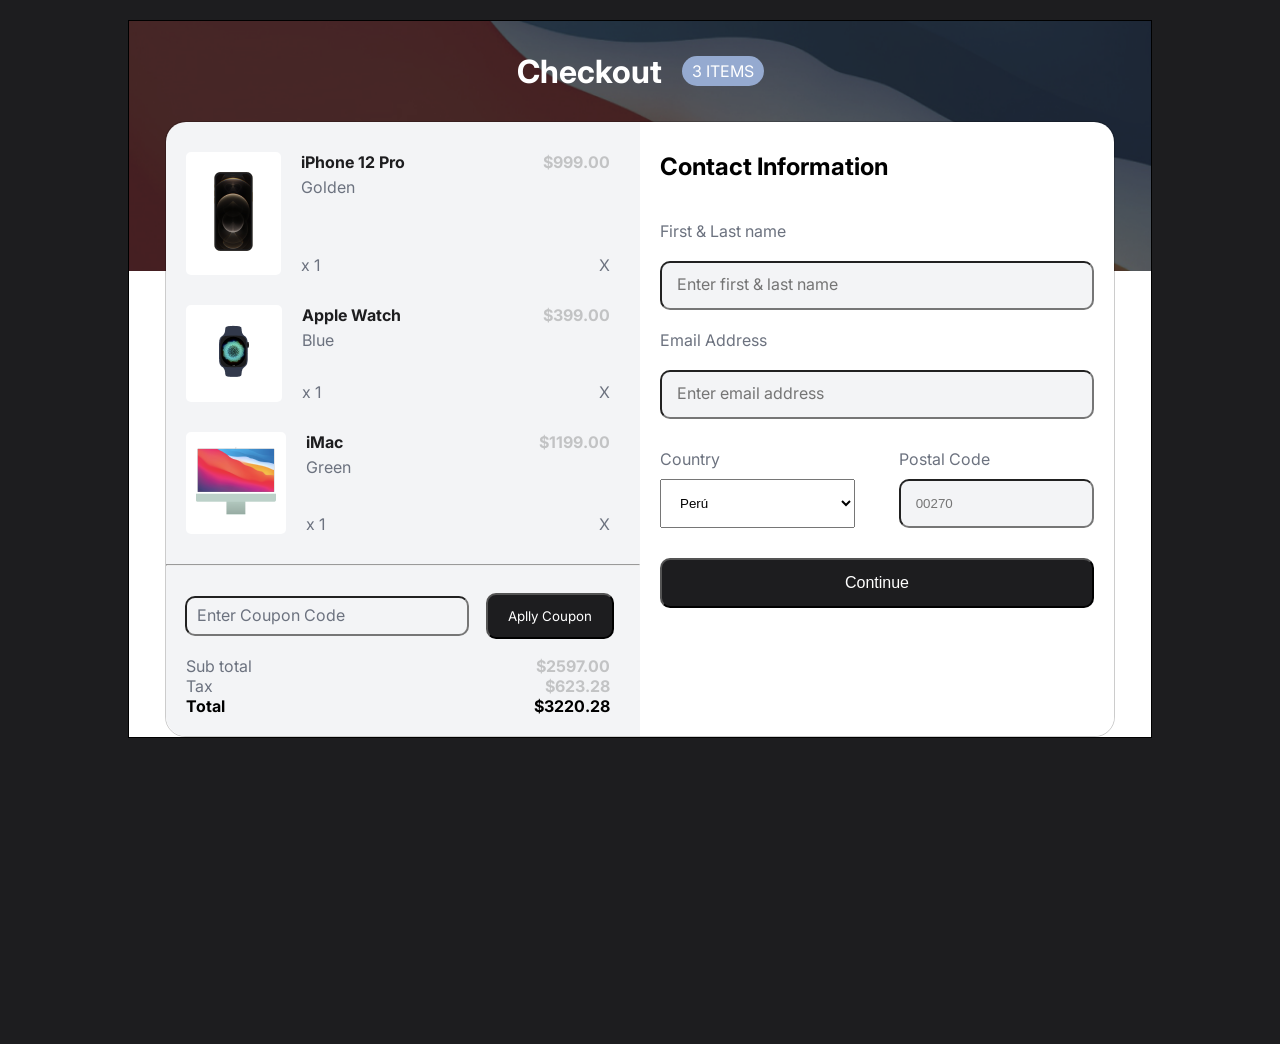
<file: index.html>
<!DOCTYPE html>
<html lang="en">
<head>
    <meta charset="UTF-8">
    <meta name="viewport" content="width=device-width, initial-scale=1.0">
    <title>CheckOut</title>
    <link rel="stylesheet" href="./assests/CSS/style.css">
</head>
<body>
    <main class="principal">
        <div class="titulo">
            <h1>Checkout</h1>
            <span>3 ITEMS</span>
        </div>
        <div class="contenedor">
            <section class="uno">
                <div class="iphone">
                    <div class="flex">
                        <div class="info">
                            <div class="imagen">
                                <img class="parlante" src="./assests/imagenes/Gold.png" alt="parlante">
                            </div>
                            <div class="contenido">
                                <div class="espacio">
                                    <span>iPhone 12 Pro</span>
                                    <p>Golden</p>
                                </div>
                                 <p>x 1</p>
                            </div>
                        </div>
                        <div class="precio">
                            <span>$999.00</span>
                            <p>X</p>
                        </div>
        
                    </div>
        
                </div>
                <div class="reloj">
                    <div class="flex">
                        <div class="info">
                                <div class="imagen">
                                    <img class="clock" src="./assests/imagenes/Blue.png" alt="reloj">
                                </div>
                                <div class="contenido">
                                    <div class="espacio">
                                        <span>Apple Watch</span>
                                         <p>Blue</p>
                                    </div>
                                    <p>x 1</p>
                                </div>
                        </div>
                        <div class="precio">
                            <span>$399.00</span>
                            <p>X</p>
                        </div>
        
                    </div>
        
                </div>
                <div class="mac">
                    <div class="flex">
                            <div class="info">
                                <div class="imagen">
                                    <img class="tv" src="./assests/imagenes/iMac=Front 1.png" alt="mac">
                                </div>
                                <div class="contenido">
                                    <div class="espacio">
                                        <span>iMac</span>
                                        <p>Green</p>
                                    </div>
                                    <p>x 1</p>
                                </div>
                            </div>
                            <div class="precio">
                                <span>$1199.00</span>
                                <p>X</p>
                            </div>
                    </div>
        
                </div>
                <hr style="color: silver; margin: 10px 0;">
                <div class="aplicar">
                    <div class="enviar">
                        <input class="uno" type="text" placeholder="Enter Coupon Code">
                        <button class="boton1">Aplly Coupon</button>
                    </div>
                    <div class="total">
                        <div class="texto">
                            <span>Sub total</span>
                            <span>Tax</span>
                            <strong>Total</strong>
                        </div>
                        <div class="precio">
                            <span>$2597.00</span>
                            <span>$623.28</span>
                            <strong>$3220.28</strong>
                        </div>               
                    </div>
                </div>
            </section>
            <!-- Conatato informacion : form -->
    
            <section class="formulario">
                <h2>Contact Information</h2>
    
                <form action="" method="get">
                    <div class="grid">
                        <label for="text">First & Last name</label>
                        <input type="text" placeholder="Enter first & last name">
                        <label for="text">Email Address</label>
                        <input type="text" placeholder="Enter email address">
                    </div>
                    
                   <div class="mitad">
                    <div class="pais">
                        <label class="paiss" for="text">Country</label>
                        <select name="country" id="">
                            <option value="paises">Perú</option>
                            <option value="paises">Chile</option>
                            <option value="paises">Canda</option>
                            <option value="paises">Brasil</option>
                            <option value="paises">Australia</option>
                            <option value="paises">Panama</option>
                            <option value="paises">Uruguay</option>
                        </select>
                       </div>
        
                        <div class="codigo">
                            <label class="paiss" for="text">Postal Code</label>
                            <input type="text" placeholder="00270">
                        </div>
                   </div>
                   <button class="continuar" type="button">Continue</button>  
                </form>
    
            </section>
        </div>
        

    </main>
    
</body>
</html>
</file>
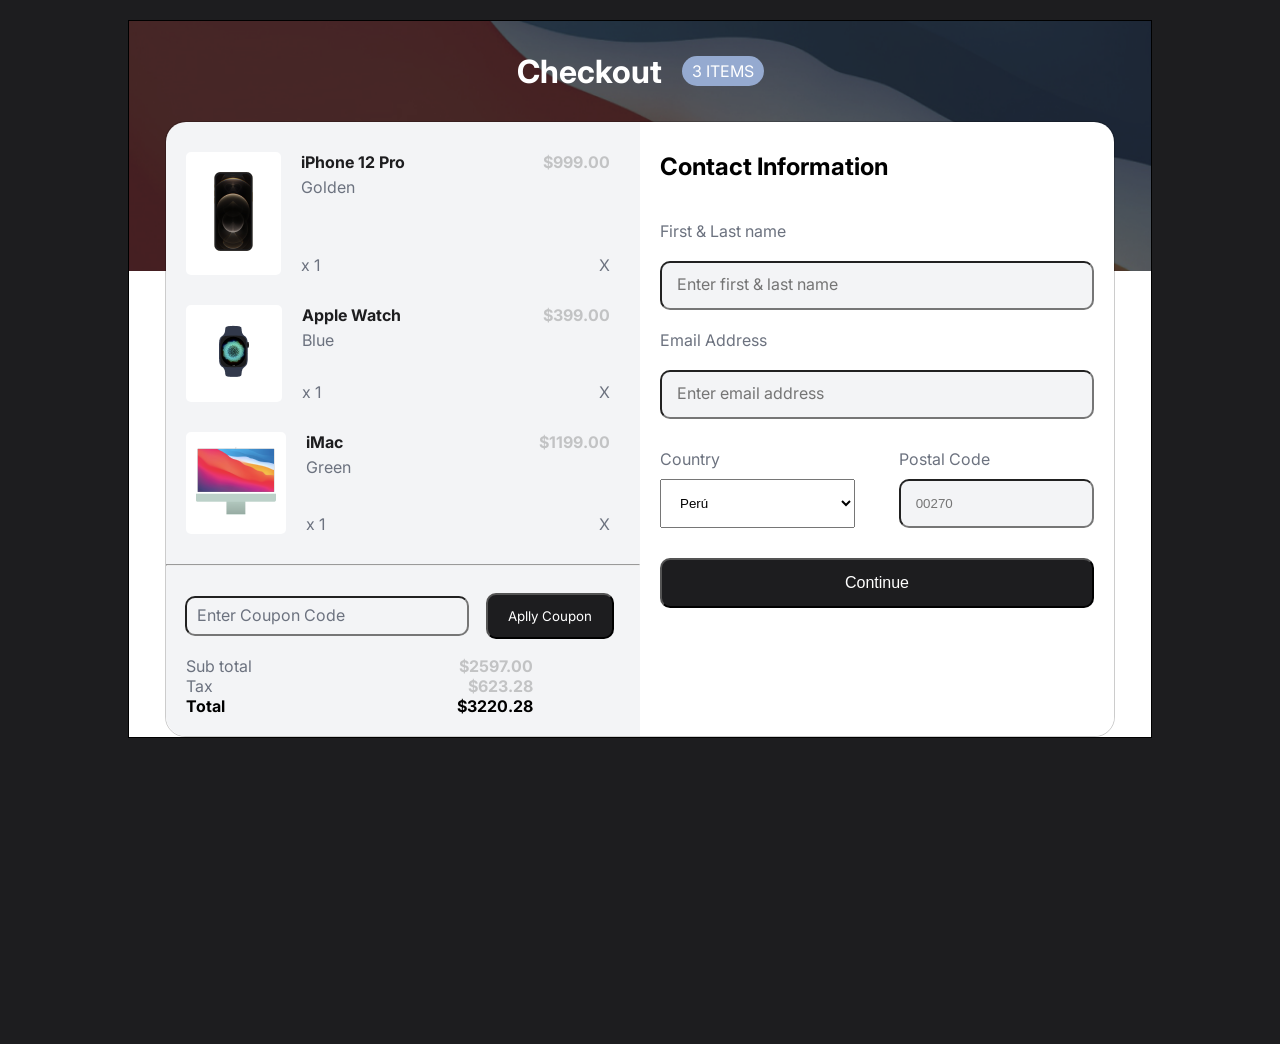
<file: checkout.html>
<!DOCTYPE html>
<html lang="en">
<head>
    <meta charset="UTF-8">
    <meta name="viewport" content="width=device-width, initial-scale=1.0">
    <title>CheckOut</title>
    <link rel="stylesheet" href="./assests/CSS/checkout.css">
</head>
<body>
    <main class="principal">
        <div class="titulo">
            <h1>Checkout</h1>
            <span>3 ITEMS</span>
        </div>
        <div class="contenedor">
            <section class="uno">
                <div class="iphone">
                    <div class="flex">
                        <div class="info">
                            <div class="imagen">
                                <img class="parlante" src="./assests/imagenes/Gold.png" alt="parlante">
                            </div>
                            <div class="contenido">
                                <div class="espacio">
                                    <span>iPhone 12 Pro</span>
                                    <p>Golden</p>
                                </div>
                                 <p>x 1</p>
                            </div>
                        </div>
                        <div class="precio">
                            <span>$999.00</span>
                            <p>X</p>
                        </div>
        
                    </div>
        
                </div>
                <div class="reloj">
                    <div class="flex">
                        <div class="info">
                                <div class="imagen">
                                    <img class="clock" src="./assests/imagenes/Blue.png" alt="reloj">
                                </div>
                                <div class="contenido">
                                    <div class="espacio">
                                        <span>Apple Watch</span>
                                         <p>Blue</p>
                                    </div>
                                    <p>x 1</p>
                                </div>
                        </div>
                        <div class="precio">
                            <span>$399.00</span>
                            <p>X</p>
                        </div>
        
                    </div>
        
                </div>
                <div class="mac">
                    <div class="flex">
                            <div class="info">
                                <div class="imagen">
                                    <img class="tv" src="./assests/imagenes/iMac=Front 1.png" alt="mac">
                                </div>
                                <div class="contenido">
                                    <div class="espacio">
                                        <span>iMac</span>
                                        <p>Green</p>
                                    </div>
                                    <p>x 1</p>
                                </div>
                            </div>
                            <div class="precio">
                                <span>$1199.00</span>
                                <p>X</p>
                            </div>
                    </div>
        
                </div>
                <hr style="color: silver; margin: 10px 0;">
                <div class="aplicar">
                    <div class="enviar">
                        <input class="uno" type="text" placeholder="Enter Coupon Code">
                        <button class="boton1">Aplly Coupon</button>
                    </div>
                    <div class="total">
                        <div class="texto">
                            <span>Sub total</span>
                            <span>Tax</span>
                            <strong>Total</strong>
                        </div>
                        <div class="precio">
                            <span>$2597.00</span>
                            <span>$623.28</span>
                            <strong>$3220.28</strong>
                        </div>               
                    </div>
                </div>
            </section>
            <!-- Conatato informacion : form -->
    
            <section class="formulario">
                <h2>Contact Information</h2>
    
                <form action="" method="get">
                    <div class="grid">
                        <label for="text">First & Last name</label>
                        <input type="text" placeholder="Enter first & last name">
                        <label for="text">Email Address</label>
                        <input type="text" placeholder="Enter email address">
                    </div>
                    
                   <div class="mitad">
                    <div class="pais">
                        <label class="paiss" for="text">Country</label>
                        <select name="country" id="">
                            <option value="paises">Perú</option>
                            <option value="paises">Chile</option>
                            <option value="paises">Canda</option>
                            <option value="paises">Brasil</option>
                            <option value="paises">Australia</option>
                            <option value="paises">Panama</option>
                            <option value="paises">Uruguay</option>
                        </select>
                       </div>
        
                        <div class="codigo">
                            <label class="paiss" for="text">Postal Code</label>
                            <input type="text" placeholder="00270">
                        </div>
                   </div>
                   <button class="continuar" type="button">Continue</button>  
                </form>
    
            </section>
        </div>
        

    </main>
    
</body>
</html>
</file>
<file: assests/CSS/style.css>
@import url('https://fonts.googleapis.com/css2?family=Barlow+Semi+Condensed:ital,wght@0,100;0,200;0,300;0,400;0,500;0,600;0,700;0,800;0,900;1,100;1,200;1,300;1,400;1,500;1,600;1,700;1,800;1,900&family=Inter:ital,opsz,wght@0,14..32,100..900;1,14..32,100..900&display=swap');

:root{
    --plomo:#6C727F;
    --negro:#1D1D1F;
    --plonegro:#D2D5DA;
    --negroplo:#F3F4F6;
    --negropuro:#FFFFFF;
    --plomoscuro:#00000033;
    --azul:#95AAD0;
    
}
*{
    margin: 0;
    padding: 0;
    box-sizing: border-box;
    
}
body{
    width: 1024px;
    height: 1024px;
    margin: auto;
    font-family: "Inter", serif;
    background-color: var(--negro);
}
.principal{
    margin: 20px 0;
    border: solid  1px;
    background-image: url(./background-image.png);
    background-repeat: no-repeat;
    background-size: 1024px 250px;
    background-color: var(--negropuro);
   
}
.titulo{
    height:100px;
    display: flex;
    justify-content: center;
    align-items: center;
    column-gap: 20px;
    /* margin-bottom: 30px; */
}

.titulo h1{
    font-style: normal;
    color: var(--negropuro);

}
.titulo span{
    font-style: normal;
    font-size: 16px;
    align-self: center;
    color: var(--negropuro);
    padding: 5px 10px;
    border-radius: 25px 25px 25px 25px ;
    background-color:var(--azul) ;
}

/* Contenedor */
.contenedor{
    border-radius: 20px;
    border: solid var(--plomoscuro) 1px;
    width: 950px;
    margin: 0 auto;
    display: grid;
    grid-template-columns: 1fr 1fr;
    /* column-gap: 30px; */
} 

.uno{
    background-color:var(--negroplo);
    border-radius: 20px 0 0 20px;
   
}
.formulario{
    background-color: var(--negropuro);
    border-radius: 0px 20px 20px 0px;
}
.flex{
    display: flex;
    justify-content: space-between;
    margin: 30px 20px;
}
.info{
    display: flex;
    column-gap: 20px ;
}
.contenido{
    display: flex;
    flex-direction: column;
    justify-content: space-between;
}
.contenido span{
    color: var(--negro);
    font-weight: 700;
}
.contenido p{
    color: var(--plomo);
    font-weight: 400;
}
.precio{
    display: flex;
    flex-direction: column;
    justify-content: space-between;
}
.precio span{
    color: var(--negro);
    font-weight: 700;
}
.precio p{
    color: var(--plomo);
    font-weight: 400;
    text-align: end;
}
/* espacio */
.espacio span{
    display: block;
    margin-bottom: 5px;
}

/* imagen */
.info img{
    margin: 10px 0;
    
} 
.imagen{
    border-radius: 5px;
    background-color: var(--negropuro);
}
.parlante{
    padding: 10px 28px;
}
.clock{
    padding: 10px 33px;
}
.tv{
    padding: 5px 10px;
}

/* Formulario */
.aplicar{
    margin-top: 20px;
   
}

.enviar{
    display: grid;
    grid-template-columns: 60% 30%;
    gap: 10px;
    justify-content: center;
    margin-bottom: 10px;
}
.enviar input{
    height: 40px;
    border-radius: 10px;
    padding-left: 10px;
}
.uno::placeholder {
    color: var(--plomo);
    font-size: 1.2em;
    font-family: "Inter", serif;
  }

  .boton1{
    color: var(--negropuro);
    background-color: var(--negro);
    border-radius: 10px;
    font-family:"Inter", serif;
    margin: 7px;
 
  }
  select{
    margin-top: 10px;
    padding: 15px;
  }

.total{
    display: grid;
    grid-template-columns: 40% 40%;
    gap: 10px;
    margin: 10px 20px;
    margin-bottom: 20px; 
    justify-content: space-between;
}

.text{
    font-size: 16px;
    font-family: "Inter", serif;
}
.texto span{
    display: block;
    color: var(--plomo);
}
.precio{
    font-family: "Inter", serif;
    text-align: right;
    margin-right: 10px;
    font-size: 16px;
}
.precio span{
    color: var(--plomoscuro);
}

/* Formularios */

h2{
    margin: 30px 20px;
}
form{
    margin: 30px 20px;
}
.grid{
    display: grid;
}
label{
    color: var(--plomo);
    margin: 10px 0;
}
input{
    margin: 10px 0;
    padding: 15px;
    border-radius: 10px;
    background-color: var(--negroplo);
}
.grid input::placeholder{
    font-size: 16px;
    font-family: "Inter", serif;

}

.mitad{
    display: grid;
    grid-template-columns: 45% 45%;
    gap: 10%;
    /* margin-left:10px; */
    margin-bottom: 20px;
}
option{
    font-size: 16px;
    font-family: "Inter", serif;

}

.pais{
    display: flex;
    flex-direction: column;
}
.codigo{
    display: flex;
    flex-direction: column;

}
.paiss{
    margin: 20px 0px 0px 0px;
}

.continuar{
    width: 100%;
    height: 50px;
    background-color: var(--negro);
    border-radius: 10px;
    color: var(--negropuro);
    font-size: 16px;
}

@media screen and (width <= 640px) {
   
    .contenedor{
        /* border-radius: 20px;
        border: solid var(--plomoscuro) 1px;
        width: 950px;
        margin: 0 auto;
        display: grid; */
        grid-template-columns: 50%;
        margin-left: 20px;
        
        /* column-gap: 30px; */
    } 
    .titulo{
        width: 50%;
    }
    .uno{
        border-radius: 20px 20px 0 0;
    }
    .formulario{
        border-radius: 0 0 20px 20px;
       box-shadow: #1D1D1F 1px;
    }
    body{
        height: 100%;
    }
  }
</file>
<file: assests/CSS/checkout.css>
@import url('https://fonts.googleapis.com/css2?family=Barlow+Semi+Condensed:ital,wght@0,100;0,200;0,300;0,400;0,500;0,600;0,700;0,800;0,900;1,100;1,200;1,300;1,400;1,500;1,600;1,700;1,800;1,900&family=Inter:ital,opsz,wght@0,14..32,100..900;1,14..32,100..900&display=swap');

:root{
    --plomo:#6C727F;
    --negro:#1D1D1F;
    --plonegro:#D2D5DA;
    --negroplo:#F3F4F6;
    --negropuro:#FFFFFF;
    --plomoscuro:#00000033;
    --azul:#95AAD0;
    
}
*{
    margin: 0;
    padding: 0;
    box-sizing: border-box;
    
}
body{
    width: 1024px;
    height: 1024px;
    margin: auto;
    font-family: "Inter", serif;
    background-color: var(--negro);
}
.principal{
    margin: 20px 0;
    border: solid  1px;
    background-image: url(./background-image.png);
    background-repeat: no-repeat;
    background-size: 1024px 250px;
    background-color: var(--negropuro);
   
}
.titulo{
    height:100px;
    display: flex;
    justify-content: center;
    align-items: center;
    column-gap: 20px;
    /* margin-bottom: 30px; */
}

.titulo h1{
    font-style: normal;
    color: var(--negropuro);

}
.titulo span{
    font-style: normal;
    font-size: 16px;
    align-self: center;
    color: var(--negropuro);
    padding: 5px 10px;
    border-radius: 25px 25px 25px 25px ;
    background-color:var(--azul) ;
}

/* Contenedor */
.contenedor{
    border-radius: 20px;
    border: solid var(--plomoscuro) 1px;
    width: 950px;
    margin: 0 auto;
    display: grid;
    grid-template-columns: 1fr 1fr;
    /* column-gap: 30px; */
} 

.uno{
    background-color:var(--negroplo);
    border-radius: 20px 0 0 20px;
   
}
.formulario{
    background-color: var(--negropuro);
    border-radius: 0px 20px 20px 0px;
}
.flex{
    display: flex;
    justify-content: space-between;
    margin: 30px 20px;
}
.info{
    display: flex;
    column-gap: 20px ;
}
.contenido{
    display: flex;
    flex-direction: column;
    justify-content: space-between;
}
.contenido span{
    color: var(--negro);
    font-weight: 700;
}
.contenido p{
    color: var(--plomo);
    font-weight: 400;
}
.precio{
    display: flex;
    flex-direction: column;
    justify-content: space-between;
}
.precio span{
    color: var(--negro);
    font-weight: 700;
}
.precio p{
    color: var(--plomo);
    font-weight: 400;
    text-align: end;
}
/* espacio */
.espacio span{
    display: block;
    margin-bottom: 5px;
}

/* imagen */
.info img{
    margin: 10px 0;
    
} 
.imagen{
    border-radius: 5px;
    background-color: var(--negropuro);
}
.parlante{
    padding: 10px 28px;
}
.clock{
    padding: 10px 33px;
}
.tv{
    padding: 5px 10px;
}

/* Formulario */
.aplicar{
    margin-top: 20px;
   
}

.enviar{
    display: grid;
    grid-template-columns: 60% 30%;
    gap: 10px;
    justify-content: center;
    margin-bottom: 10px;
}
.enviar input{
    height: 40px;
    border-radius: 10px;
    padding-left: 10px;
}
.uno::placeholder {
    color: var(--plomo);
    font-size: 1.2em;
    font-family: "Inter", serif;
  }

  .boton1{
    color: var(--negropuro);
    background-color: var(--negro);
    border-radius: 10px;
    font-family:"Inter", serif;
    margin: 7px;
 
  }
  select{
    margin-top: 10px;
    padding: 15px;
  }

.total{
    display: grid;
    grid-template-columns: 40% 40%;
    gap: 10px;
    margin: 10px 20px;
    margin-bottom: 20px;
  
}
.text{
    font-size: 16px;
    font-family: "Inter", serif;
}
.texto span{
    display: block;
    color: var(--plomo);
}
.precio{
    font-family: "Inter", serif;
    text-align: right;
    margin-right: 10px;
    font-size: 16px;
}
.precio span{
    color: var(--plomoscuro);
}

/* Formularios */

h2{
    margin: 30px 20px;
}
form{
    margin: 30px 20px;
}
.grid{
    display: grid;
}
label{
    color: var(--plomo);
    margin: 10px 0;
}
input{
    margin: 10px 0;
    padding: 15px;
    border-radius: 10px;
    background-color: var(--negroplo);
}
.grid input::placeholder{
    font-size: 16px;
    font-family: "Inter", serif;

}

.mitad{
    display: grid;
    grid-template-columns: 45% 45%;
    gap: 10%;
    /* margin-left:10px; */
    margin-bottom: 20px;
}
option{
    font-size: 16px;
    font-family: "Inter", serif;

}

.pais{
    display: flex;
    flex-direction: column;
}
.codigo{
    display: flex;
    flex-direction: column;

}
.paiss{
    margin: 20px 0px 0px 0px;
}

.continuar{
    width: 100%;
    height: 50px;
    background-color: var(--negro);
    border-radius: 10px;
    color: var(--negropuro);
    font-size: 16px;
}

@media screen and (width <= 640px) {
   
    .contenedor{
        /* border-radius: 20px;
        border: solid var(--plomoscuro) 1px;
        width: 950px;
        margin: 0 auto;
        display: grid; */
        grid-template-columns: 50%;
        margin-left: 20px;
        
        /* column-gap: 30px; */
    } 
    .titulo{
        width: 50%;
    }
    .uno{
        border-radius: 20px 20px 0 0;
    }
    .formulario{
        border-radius: 0 0 20px 20px;
       box-shadow: #1D1D1F 1px;
    }
    body{
        height: 100%;
    }
  }
</file>
